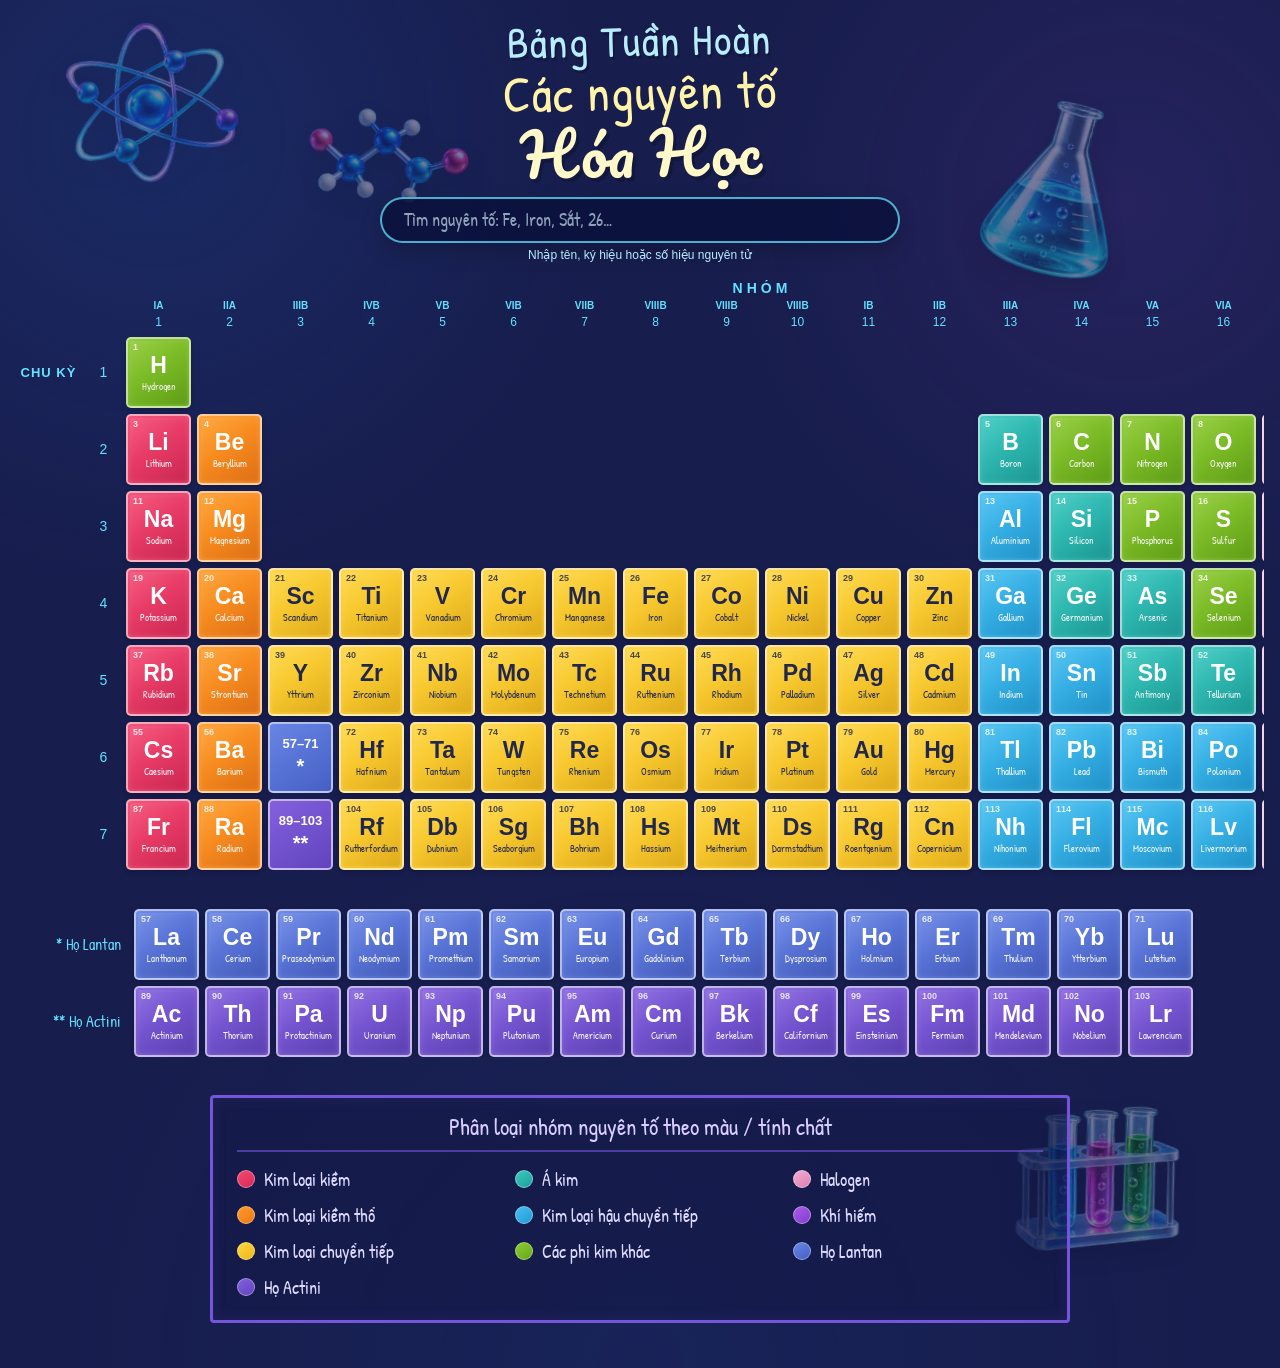
<file: index.html>
<!DOCTYPE html>
<html lang="vi"><head><meta charset="UTF-8"><meta name="viewport" content="width=device-width, initial-scale=1.0"><title>Bảng Tuần Hoàn Các Nguyên Tố Hóa Học</title><link rel="preconnect" href="https://fonts.googleapis.com"><link rel="preconnect" href="https://fonts.gstatic.com" crossorigin><link href="https://fonts.googleapis.com/css2?family=Patrick+Hand&family=Pacifico&display=swap" rel="stylesheet"><link rel="stylesheet" href="style.css"></head><body><div class="page">
<img src="atom.png" class="decor-image atom-image" alt=""><img src="molecule.png" class="decor-image molecule-image" alt=""><img src="flask.png" class="decor-image flask-image" alt=""><img src="test-tubes.png" class="decor-image tubes-image" alt="">
<header class="title-area"><div class="title-small">Bảng Tuần Hoàn</div><div class="title-middle">Các nguyên tố</div><div class="title-main">Hóa Học</div></header><div class="search-area"><input id="element-search" type="search" autocomplete="off" placeholder="Tìm nguyên tố: Fe, Iron, Sắt, 26…" aria-label="Tìm nguyên tố"><div id="search-hint">Nhập tên, ký hiệu hoặc số hiệu nguyên tử</div></div>
<main><div class="periodic-scroll"><div class="periodic-wrapper"><div class="group-title">NHÓM</div><div class="group-names"><span style="grid-column:1">IA</span><span style="grid-column:2">IIA</span><span style="grid-column:3">IIIB</span><span style="grid-column:4">IVB</span><span style="grid-column:5">VB</span><span style="grid-column:6">VIB</span><span style="grid-column:7">VIIB</span><span style="grid-column:8">VIIIB</span><span style="grid-column:9">VIIIB</span><span style="grid-column:10">VIIIB</span><span style="grid-column:11">IB</span><span style="grid-column:12">IIB</span><span style="grid-column:13">IIIA</span><span style="grid-column:14">IVA</span><span style="grid-column:15">VA</span><span style="grid-column:16">VIA</span><span style="grid-column:17">VIIA</span><span style="grid-column:18">VIIIA</span></div><div class="group-numbers" id="group-numbers"></div><div class="table-area"><div class="period-title">CHU KỲ</div><div class="period-labels"><span>1</span><span>2</span><span>3</span><span>4</span><span>5</span><span>6</span><span>7</span></div><div id="periodic-table"></div></div></div></div>
<div class="f-block-scroll"><section class="f-block-wrapper"><div class="f-labels"><span>* Họ Lantan</span><span>** Họ Actini</span></div><div id="f-block"></div></section></div><section class="legend"><h3>Phân loại nhóm nguyên tố theo màu / tính chất</h3><div class="legend-grid"><div class="legend-item"><span class="legend-dot alkali"></span>Kim loại kiềm</div><div class="legend-item"><span class="legend-dot metalloid"></span>Á kim</div><div class="legend-item"><span class="legend-dot halogen"></span>Halogen</div><div class="legend-item"><span class="legend-dot alkaline"></span>Kim loại kiềm thổ</div><div class="legend-item"><span class="legend-dot post-transition"></span>Kim loại hậu chuyển tiếp</div><div class="legend-item"><span class="legend-dot noble"></span>Khí hiếm</div><div class="legend-item"><span class="legend-dot transition"></span>Kim loại chuyển tiếp</div><div class="legend-item"><span class="legend-dot nonmetal"></span>Các phi kim khác</div><div class="legend-item"><span class="legend-dot lanthanide"></span>Họ Lantan</div><div class="legend-item"><span class="legend-dot actinide"></span>Họ Actini</div></div></section></main></div>
<div id="element-modal" class="modal" aria-hidden="true"><div class="modal-content"><button id="close-modal" class="close-btn" type="button" aria-label="Đóng">×</button><div class="selected-element"><span id="modal-number"></span><span id="modal-symbol"></span><span id="modal-name"></span></div><p class="qr-instruction">Quét mã QR bằng điện thoại để xem thông tin nguyên tố</p><div id="qr-area" class="qr-area"></div></div></div><script src="script.js"></script><script src="enhancements.js"></script></body></html>
</file>
<file: style.css>
/* Original layout + search/QR additions */
*{box-sizing:border-box}html{scroll-behavior:smooth}body{margin:0;min-height:100vh;padding:20px 16px 45px;color:white;font-family:"Patrick Hand",cursive;background:radial-gradient(circle at 12% 10%,rgba(38,89,184,.22),transparent 27%),radial-gradient(circle at 88% 15%,rgba(122,68,190,.15),transparent 25%),radial-gradient(circle at 50% 100%,rgba(32,75,160,.13),transparent 38%),#171d4d}button,input{font-family:inherit}.page{position:relative;width:100%;max-width:1500px;margin:0 auto}.title-area{position:relative;z-index:5;width:fit-content;margin:0 auto 10px;text-align:center;transform:rotate(-1deg)}.title-small{color:#b7edff;font-size:clamp(32px,3.4vw,52px);line-height:.95;letter-spacing:1px;text-shadow:2px 3px 0 rgba(0,0,0,.18)}.title-middle{margin-top:7px;color:#fff4aa;font-size:clamp(37px,4vw,60px);line-height:.95;letter-spacing:1px}.title-main{margin-top:2px;color:#fff8c9;font-family:"Pacifico",cursive;font-size:clamp(42px,4.6vw,70px);line-height:1.15;text-shadow:3px 4px 0 rgba(0,0,0,.2)}.decor-image{position:absolute;z-index:1;display:block;object-fit:contain;pointer-events:none;user-select:none;filter:drop-shadow(0 9px 12px rgba(0,0,0,.28))}.atom-image{top:-5px;left:10px;width:320px;transform:rotate(-7deg)}.molecule-image{top:20px;left:210px;width:300px;transform:rotate(-4deg)}.flask-image{top:0;right:-10px;width:350px;transform:rotate(6deg)}.tubes-image{right:5px;bottom:10px;width:330px;transform:rotate(3deg)}
.search-area{position:relative;z-index:60;width:min(520px,90vw);margin:0 auto 18px;text-align:center}.search-area input{width:100%;height:46px;border:2px solid rgba(99,228,255,.75);border-radius:24px;padding:0 22px;background:rgba(10,17,59,.82);color:#fff;font-size:18px;outline:none;box-shadow:0 8px 22px rgba(0,0,0,.2)}.search-area input::placeholder{color:rgba(215,240,255,.65)}.search-area input:focus{border-color:white;box-shadow:0 0 0 3px rgba(99,228,255,.15),0 8px 22px rgba(0,0,0,.25)}#search-hint{margin-top:5px;color:#b7edff;font:12px Arial,sans-serif}
.periodic-scroll,.f-block-scroll{width:100%;overflow-x:auto;overflow-y:hidden;-webkit-overflow-scrolling:touch}.periodic-scroll{padding-bottom:12px}.periodic-wrapper{width:max-content;margin:0 auto}.group-title{margin-left:110px;width:1272px;margin-bottom:4px;color:#62e2ff;font:700 14px Arial,sans-serif;letter-spacing:4px;text-align:center}.group-names,.group-numbers{display:grid;grid-template-columns:repeat(18,65px);gap:6px;margin-left:110px;color:#60e1ff;font-family:Arial,sans-serif;text-align:center}.group-names{margin-bottom:4px;font-size:10px;font-weight:700}.group-numbers{margin-bottom:8px;font-size:12px}.group-names span,.group-number{display:flex;align-items:center;justify-content:center}.table-area{display:flex;align-items:flex-start;gap:9px}.period-title{flex:0 0 65px;width:65px;padding-top:28px;color:#62e2ff;font:700 13px Arial,sans-serif;letter-spacing:1px;text-align:center;white-space:nowrap}.period-labels{display:grid;grid-template-rows:repeat(7,71px);gap:6px;width:27px;flex:0 0 27px;color:#61e2ff;font:14px Arial,sans-serif}.period-labels span{display:flex;align-items:center;justify-content:center}#periodic-table{display:grid;grid-template-columns:repeat(18,65px);grid-template-rows:repeat(7,71px);gap:6px;width:max-content}.element{position:relative;width:65px;height:71px;overflow:hidden;display:flex;flex-direction:column;align-items:center;justify-content:center;border:2px solid rgba(255,255,255,.58);border-radius:5px;cursor:pointer;user-select:none;box-shadow:inset 0 0 7px rgba(255,255,255,.14),0 2px 5px rgba(0,0,0,.2);transition:transform .17s ease,filter .17s ease,box-shadow .17s ease,opacity .2s ease}.element::after{content:"";position:absolute;inset:2px;border-radius:3px;pointer-events:none;background:linear-gradient(145deg,rgba(255,255,255,.11),transparent 45%,rgba(0,0,0,.07))}.element.search-dim{opacity:.13;filter:saturate(.3)}.element.search-match{z-index:30;transform:scale(1.12);border-color:white;filter:brightness(1.18);box-shadow:0 0 20px rgba(99,228,255,.9),0 8px 18px rgba(0,0,0,.35)}@media(hover:hover) and (pointer:fine){.element:hover{z-index:20;transform:translateY(-5px) scale(1.08);filter:brightness(1.15) saturate(1.06);border-color:white;box-shadow:0 8px 16px rgba(0,0,0,.3),0 0 12px rgba(87,221,255,.3)}}.element:active{transform:scale(.96)}.element:focus-visible{outline:3px solid #64e5ff;outline-offset:2px}.atomic-number{position:absolute;top:3px;left:5px;z-index:2;font:700 9px Arial,sans-serif;opacity:.82}.symbol{position:relative;z-index:2;margin-top:2px;font:700 23px/1 Arial,sans-serif}.name{position:relative;z-index:2;width:93%;margin-top:5px;overflow:hidden;color:rgba(255,255,255,.94);font-size:10px;line-height:1;text-align:center;text-overflow:ellipsis;white-space:nowrap}.alkali{background:linear-gradient(145deg,#f44972,#d82a57)}.alkaline{background:linear-gradient(145deg,#ff9d28,#ee7715)}.transition{color:#22284d;background:linear-gradient(145deg,#ffd63e,#eeb71c)}.transition .name{color:#22284d}.post-transition{background:linear-gradient(145deg,#45bff1,#219bd5)}.metalloid{background:linear-gradient(145deg,#3ac9bf,#1da19d)}.nonmetal{background:linear-gradient(145deg,#8dca32,#65a918)}.halogen{background:linear-gradient(145deg,#f4acd2,#dc7fb2)}.noble{background:linear-gradient(145deg,#aa5bea,#803ecd)}.lanthanide{background:linear-gradient(145deg,#6885e5,#465fc5)}.actinide{background:linear-gradient(145deg,#8460df,#6144bd)}.series-placeholder{width:65px;height:71px;display:flex;flex-direction:column;align-items:center;justify-content:center;border:2px solid rgba(255,255,255,.58);border-radius:5px;font-family:Arial,sans-serif}.series-placeholder strong{font-size:13px}.series-placeholder span{margin-top:4px;font-size:20px;font-weight:bold}.f-block-wrapper{display:flex;align-items:flex-start;gap:13px;width:max-content;margin:27px auto 0}.f-labels{display:grid;grid-template-rows:repeat(2,71px);gap:6px;min-width:105px;color:#63dfff;font-size:16px;text-align:right}.f-labels span{display:flex;align-items:center;justify-content:flex-end}#f-block{display:grid;grid-template-columns:repeat(15,65px);grid-template-rows:repeat(2,71px);gap:6px;width:max-content}.legend{position:relative;z-index:3;width:min(860px,94%);margin:38px auto 0;padding:13px 24px 20px;border:3px solid #7556da;border-radius:4px;background:rgba(19,25,69,.55);box-shadow:inset 0 0 15px rgba(123,84,220,.12)}.legend h3{margin:0 0 15px;padding-bottom:8px;border-bottom:2px solid rgba(117,84,218,.6);color:#d9ceff;font-size:23px;font-weight:normal;text-align:center}.legend-grid{display:grid;grid-template-columns:repeat(3,1fr);gap:11px 28px}.legend-item{display:flex;align-items:center;gap:9px;color:#ddd9ff;font-size:18px}.legend-dot{flex:0 0 18px;width:18px;height:18px;border:1px solid rgba(255,255,255,.35);border-radius:50%}
.modal{position:fixed;inset:0;z-index:1000;display:none;align-items:center;justify-content:center;padding:20px;background:rgba(5,8,30,.9);backdrop-filter:blur(6px)}.modal.show{display:flex}.modal-content{position:relative;width:min(400px,100%);padding:28px 30px 32px;border:2px solid #60dfff;border-radius:15px;background:#171d4d;box-shadow:0 0 32px rgba(70,216,255,.3)}.close-btn{position:absolute;top:5px;right:10px;width:45px;height:45px;border:0;border-radius:50%;color:white;background:transparent;font-size:34px;cursor:pointer}.selected-element{margin-bottom:8px;text-align:center}#modal-number{display:block;color:#9ee6fa;font:13px Arial,sans-serif}#modal-symbol{display:block;margin-top:2px;color:#68e3ff;font:700 65px/1.05 Arial,sans-serif}#modal-name{display:block;margin-top:5px;color:white;font-size:23px}.qr-instruction{text-align:center;color:#b7edff;font-size:15px;margin:8px 0 0}.qr-area{width:270px;min-height:270px;max-width:100%;margin:14px auto 0;border:2px dashed rgba(124,224,249,.3);border-radius:11px;background:rgba(255,255,255,.015);display:flex;flex-direction:column;align-items:center;justify-content:center}.qr-area img{display:block;width:245px;height:245px;padding:8px;object-fit:contain;border-radius:10px;background:white}.qr-link{max-width:245px;margin:8px auto 0;color:#62e2ff;font:11px Arial,sans-serif;text-decoration:none;word-break:break-all}
@media(max-width:1300px){.periodic-wrapper,.f-block-wrapper{margin-left:0}.decor-image{opacity:.4}}@media(max-width:700px){body{padding:14px 8px 30px}.title-area{margin-bottom:10px}.periodic-wrapper,.f-block-wrapper{margin-left:0}.legend{width:100%}.legend-grid{grid-template-columns:repeat(2,1fr)}}@media(max-width:450px){.title-small{font-size:29px}.title-middle{font-size:34px}.title-main{font-size:39px}.legend-grid{grid-template-columns:1fr}.modal-content{padding:25px 18px}.qr-area{width:235px;min-height:235px}.qr-area img{width:210px;height:210px}.decor-image{display:block!important;position:absolute!important;z-index:50!important;opacity:1!important;visibility:visible!important;pointer-events:none}.atom-image{width:280px!important;top:10px!important;left:20px!important}.molecule-image{width:220px!important;top:120px!important;left:280px!important}.flask-image{width:230px!important;top:10px!important;right:30px!important}.tubes-image{width:230px!important;top:650px!important;right:20px!important}}
</file>
